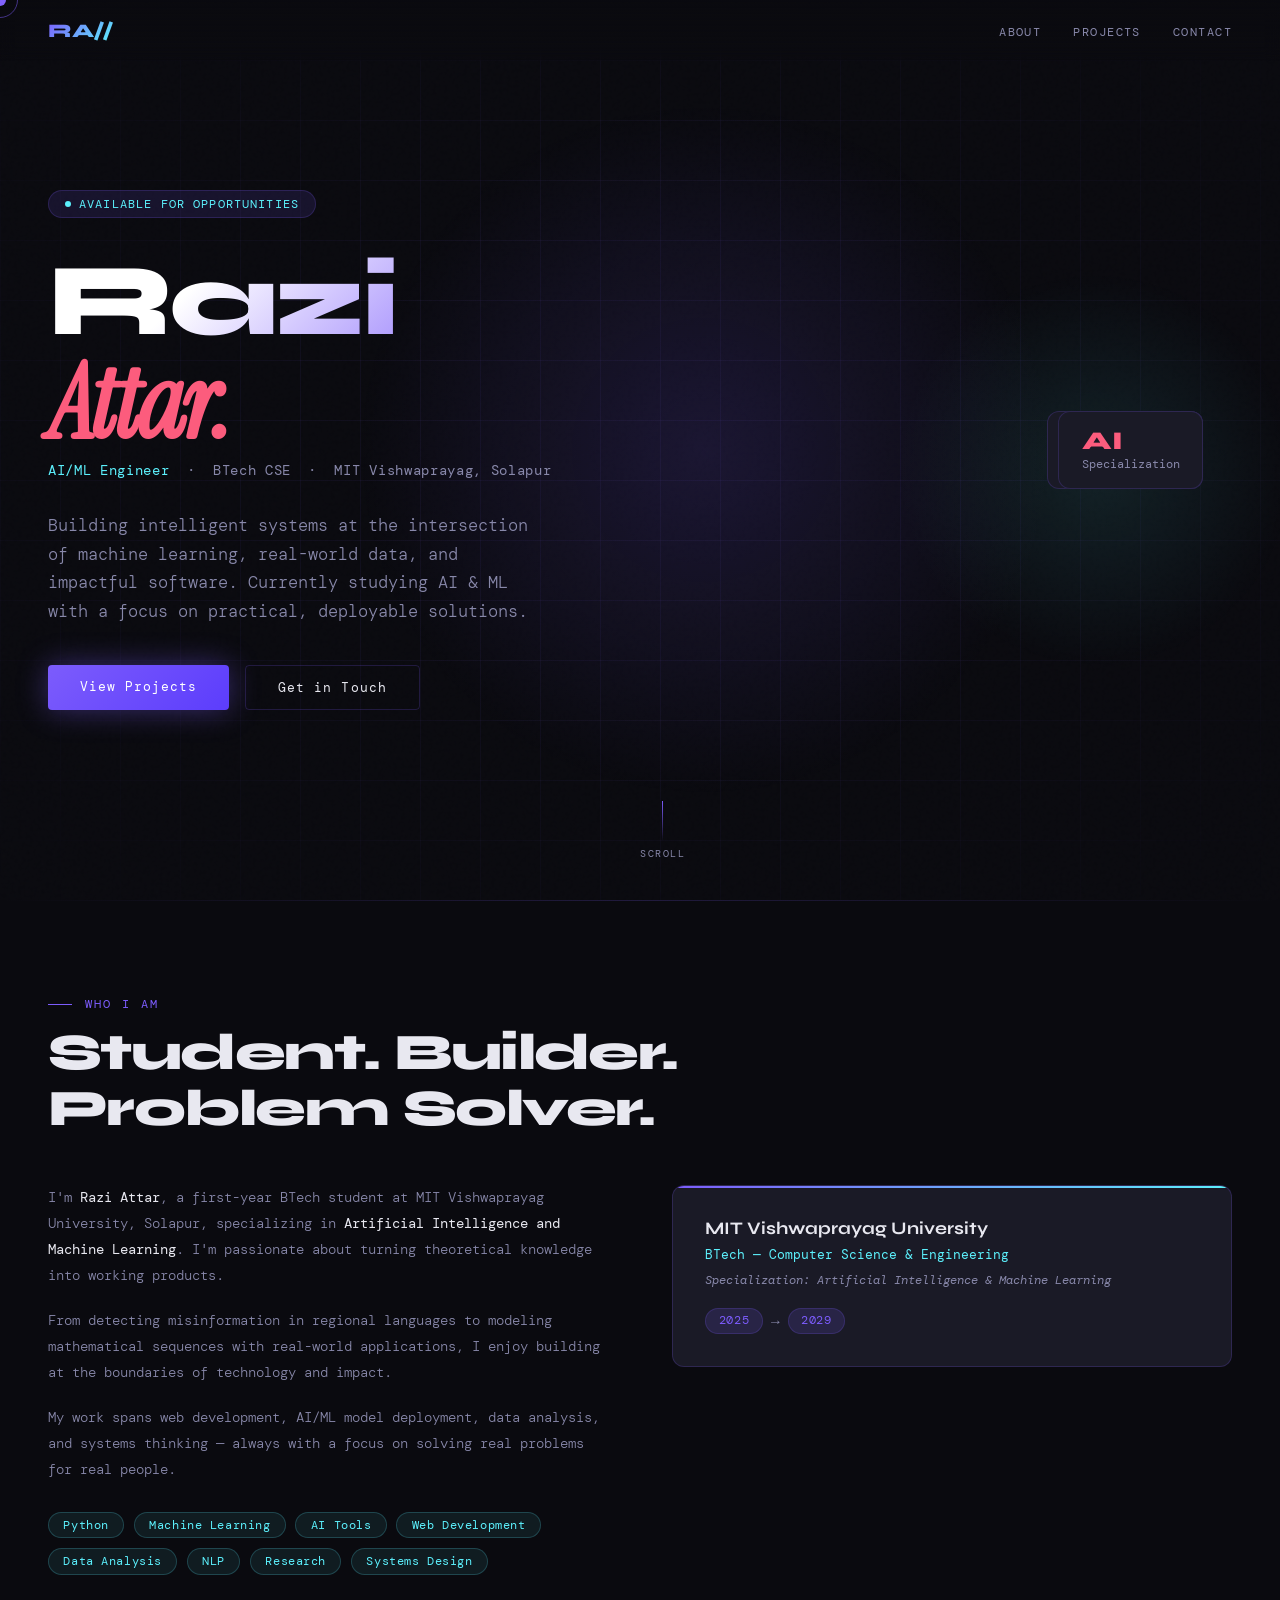
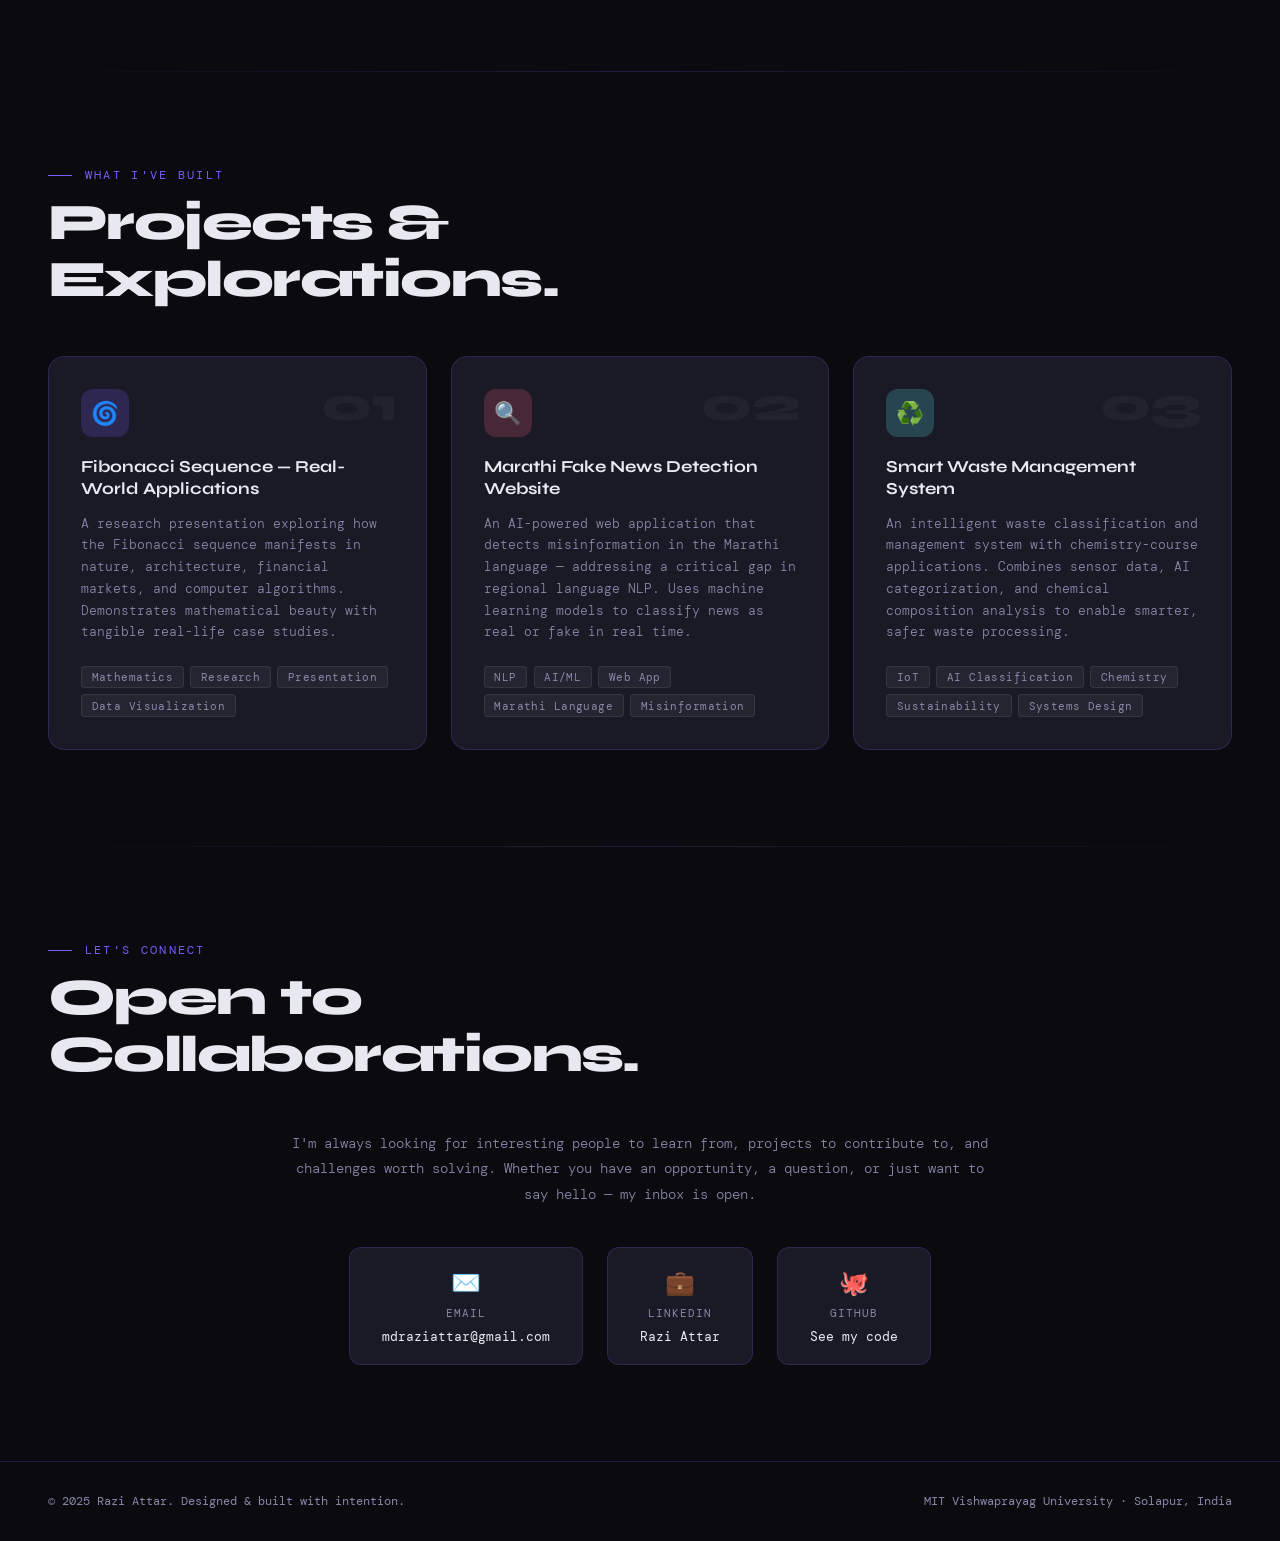
<file: razi_attar_portfolio (1).html>
<!DOCTYPE html>
<html lang="en">
<head>
<meta charset="UTF-8">
<meta name="viewport" content="width=device-width, initial-scale=1.0">
<title>Razi Attar — AI/ML Engineer</title>
<link href="https://fonts.googleapis.com/css2?family=Syne:wght@400;600;700;800&family=DM+Mono:ital,wght@0,300;0,400;1,300&family=Instrument+Serif:ital@0;1&display=swap" rel="stylesheet">
<style>
  :root {
    --bg: #0a0a0f;
    --surface: #12121a;
    --card: #1a1a26;
    --accent: #7c5cfc;
    --accent2: #fc5c7d;
    --accent3: #5cf0fc;
    --text: #e8e8f0;
    --muted: #8888aa;
    --border: rgba(124,92,252,0.2);
  }

  *, *::before, *::after { box-sizing: border-box; margin: 0; padding: 0; }

  html { scroll-behavior: smooth; }

  body {
    background: var(--bg);
    color: var(--text);
    font-family: 'DM Mono', monospace;
    overflow-x: hidden;
    cursor: none;
  }

  /* Custom cursor */
  .cursor {
    position: fixed;
    width: 12px; height: 12px;
    background: var(--accent);
    border-radius: 50%;
    pointer-events: none;
    z-index: 9999;
    transform: translate(-50%, -50%);
    transition: transform 0.1s, width 0.2s, height 0.2s, background 0.2s;
    mix-blend-mode: screen;
  }
  .cursor-ring {
    position: fixed;
    width: 36px; height: 36px;
    border: 1.5px solid rgba(124,92,252,0.5);
    border-radius: 50%;
    pointer-events: none;
    z-index: 9998;
    transform: translate(-50%, -50%);
    transition: transform 0.15s ease-out, width 0.3s, height 0.3s;
  }

  /* Noise texture overlay */
  body::before {
    content: '';
    position: fixed;
    inset: 0;
    background-image: url("data:image/svg+xml,%3Csvg viewBox='0 0 256 256' xmlns='http://www.w3.org/2000/svg'%3E%3Cfilter id='noise'%3E%3CfeTurbulence type='fractalNoise' baseFrequency='0.9' numOctaves='4' stitchTiles='stitch'/%3E%3C/filter%3E%3Crect width='100%25' height='100%25' filter='url(%23noise)' opacity='0.04'/%3E%3C/svg%3E");
    pointer-events: none;
    z-index: 0;
    opacity: 0.4;
  }

  /* NAV */
  nav {
    position: fixed;
    top: 0; left: 0; right: 0;
    padding: 1.2rem 3rem;
    display: flex;
    justify-content: space-between;
    align-items: center;
    z-index: 100;
    background: linear-gradient(to bottom, rgba(10,10,15,0.95), transparent);
    backdrop-filter: blur(8px);
  }
  .nav-logo {
    font-family: 'Syne', sans-serif;
    font-weight: 800;
    font-size: 1.2rem;
    letter-spacing: -0.02em;
    background: linear-gradient(135deg, var(--accent), var(--accent3));
    -webkit-background-clip: text;
    -webkit-text-fill-color: transparent;
  }
  .nav-links {
    display: flex;
    gap: 2rem;
    list-style: none;
  }
  .nav-links a {
    color: var(--muted);
    text-decoration: none;
    font-size: 0.75rem;
    letter-spacing: 0.12em;
    text-transform: uppercase;
    transition: color 0.3s;
  }
  .nav-links a:hover { color: var(--accent3); }

  /* HERO */
  .hero {
    min-height: 100vh;
    display: flex;
    align-items: center;
    padding: 0 3rem;
    position: relative;
    overflow: hidden;
  }

  .hero-grid-bg {
    position: absolute;
    inset: 0;
    background-image:
      linear-gradient(rgba(124,92,252,0.06) 1px, transparent 1px),
      linear-gradient(90deg, rgba(124,92,252,0.06) 1px, transparent 1px);
    background-size: 60px 60px;
    mask-image: radial-gradient(ellipse 70% 70% at 50% 50%, black 40%, transparent 100%);
  }

  .hero-glow {
    position: absolute;
    width: 700px; height: 700px;
    background: radial-gradient(circle, rgba(124,92,252,0.15) 0%, transparent 70%);
    top: 50%; left: 55%;
    transform: translate(-50%, -50%);
    pointer-events: none;
    animation: pulse-glow 4s ease-in-out infinite;
  }
  .hero-glow2 {
    position: absolute;
    width: 400px; height: 400px;
    background: radial-gradient(circle, rgba(92,240,252,0.1) 0%, transparent 70%);
    top: 30%; left: 70%;
    pointer-events: none;
    animation: pulse-glow 6s ease-in-out infinite reverse;
  }

  @keyframes pulse-glow {
    0%, 100% { transform: translate(-50%, -50%) scale(1); opacity: 0.8; }
    50% { transform: translate(-50%, -50%) scale(1.1); opacity: 1; }
  }

  .hero-content {
    position: relative;
    z-index: 1;
    max-width: 780px;
  }

  .hero-tag {
    display: inline-flex;
    align-items: center;
    gap: 0.5rem;
    background: rgba(124,92,252,0.12);
    border: 1px solid var(--border);
    padding: 0.35rem 1rem;
    border-radius: 100px;
    font-size: 0.72rem;
    letter-spacing: 0.1em;
    text-transform: uppercase;
    color: var(--accent3);
    margin-bottom: 2rem;
    animation: fadeInUp 0.8s ease forwards;
    opacity: 0;
  }
  .hero-tag::before {
    content: '';
    width: 6px; height: 6px;
    background: var(--accent3);
    border-radius: 50%;
    animation: blink 2s infinite;
  }
  @keyframes blink { 0%,100%{opacity:1} 50%{opacity:0.2} }

  .hero-name {
    font-family: 'Syne', sans-serif;
    font-weight: 800;
    font-size: clamp(3.5rem, 8vw, 7rem);
    line-height: 1;
    letter-spacing: -0.04em;
    margin-bottom: 0.4rem;
    animation: fadeInUp 0.8s 0.1s ease forwards;
    opacity: 0;
  }
  .hero-name span {
    display: block;
    background: linear-gradient(135deg, #fff 30%, var(--accent) 100%);
    -webkit-background-clip: text;
    -webkit-text-fill-color: transparent;
  }
  .hero-name em {
    font-style: normal;
    color: var(--accent2);
    -webkit-text-fill-color: var(--accent2);
    font-family: 'Instrument Serif', serif;
    font-style: italic;
  }

  .hero-subtitle {
    font-family: 'DM Mono', monospace;
    font-size: 0.85rem;
    color: var(--muted);
    letter-spacing: 0.05em;
    margin-bottom: 2rem;
    animation: fadeInUp 0.8s 0.2s ease forwards;
    opacity: 0;
  }
  .hero-subtitle span { color: var(--accent3); }

  .hero-desc {
    font-size: 1.05rem;
    color: var(--muted);
    line-height: 1.7;
    max-width: 500px;
    margin-bottom: 2.5rem;
    font-family: 'DM Mono', monospace;
    font-weight: 300;
    animation: fadeInUp 0.8s 0.3s ease forwards;
    opacity: 0;
  }

  .hero-cta {
    display: flex;
    gap: 1rem;
    animation: fadeInUp 0.8s 0.4s ease forwards;
    opacity: 0;
  }
  .btn-primary {
    background: linear-gradient(135deg, var(--accent), #5c3dfc);
    color: #fff;
    padding: 0.8rem 2rem;
    border: none;
    border-radius: 4px;
    font-family: 'DM Mono', monospace;
    font-size: 0.8rem;
    letter-spacing: 0.08em;
    cursor: none;
    text-decoration: none;
    transition: transform 0.2s, box-shadow 0.2s;
    display: inline-block;
    box-shadow: 0 0 30px rgba(124,92,252,0.4);
  }
  .btn-primary:hover {
    transform: translateY(-2px);
    box-shadow: 0 0 50px rgba(124,92,252,0.6);
  }
  .btn-outline {
    background: transparent;
    color: var(--text);
    padding: 0.8rem 2rem;
    border: 1px solid var(--border);
    border-radius: 4px;
    font-family: 'DM Mono', monospace;
    font-size: 0.8rem;
    letter-spacing: 0.08em;
    cursor: none;
    text-decoration: none;
    transition: border-color 0.2s, color 0.2s;
  }
  .btn-outline:hover { border-color: var(--accent3); color: var(--accent3); }

  /* Floating data badges */
  .float-badge {
    position: absolute;
    right: 6%;
    background: var(--card);
    border: 1px solid var(--border);
    border-radius: 12px;
    padding: 1rem 1.4rem;
    font-size: 0.72rem;
    color: var(--muted);
    backdrop-filter: blur(10px);
    animation: float 4s ease-in-out infinite;
  }
  .float-badge:nth-child(1) { top: 22%; animation-delay: 0s; }
  .float-badge:nth-child(2) { top: 48%; animation-delay: 1.5s; }
  .float-badge:nth-child(3) { top: 72%; animation-delay: 3s; }
  .float-badge .badge-val {
    display: block;
    font-family: 'Syne', sans-serif;
    font-size: 1.6rem;
    font-weight: 800;
    color: var(--text);
    line-height: 1;
    margin-bottom: 0.2rem;
  }
  .float-badge .badge-val.accent { color: var(--accent); }
  .float-badge .badge-val.accent3 { color: var(--accent3); }
  .float-badge .badge-val.accent2 { color: var(--accent2); }
  @keyframes float {
    0%,100% { transform: translateY(0px); }
    50% { transform: translateY(-10px); }
  }

  @keyframes fadeInUp {
    from { opacity: 0; transform: translateY(24px); }
    to { opacity: 1; transform: translateY(0); }
  }

  /* SECTIONS */
  section {
    padding: 6rem 3rem;
    position: relative;
    z-index: 1;
  }

  .section-label {
    font-size: 0.72rem;
    letter-spacing: 0.2em;
    text-transform: uppercase;
    color: var(--accent);
    margin-bottom: 0.8rem;
    display: flex;
    align-items: center;
    gap: 0.8rem;
  }
  .section-label::before {
    content: '';
    width: 24px; height: 1px;
    background: var(--accent);
  }

  .section-title {
    font-family: 'Syne', sans-serif;
    font-size: clamp(2rem, 4vw, 3.2rem);
    font-weight: 800;
    letter-spacing: -0.03em;
    line-height: 1.1;
    margin-bottom: 1rem;
  }

  /* ABOUT */
  .about-grid {
    display: grid;
    grid-template-columns: 1fr 1fr;
    gap: 4rem;
    align-items: start;
    margin-top: 3rem;
  }

  .about-text p {
    color: var(--muted);
    line-height: 1.8;
    font-size: 0.9rem;
    font-weight: 300;
    margin-bottom: 1.2rem;
  }
  .about-text p strong { color: var(--text); font-weight: 400; }

  .edu-card {
    background: var(--card);
    border: 1px solid var(--border);
    border-radius: 12px;
    padding: 2rem;
    position: relative;
    overflow: hidden;
  }
  .edu-card::before {
    content: '';
    position: absolute;
    top: 0; left: 0; right: 0;
    height: 2px;
    background: linear-gradient(90deg, var(--accent), var(--accent3));
  }
  .edu-card .university {
    font-family: 'Syne', sans-serif;
    font-weight: 700;
    font-size: 1.1rem;
    margin-bottom: 0.4rem;
  }
  .edu-card .degree {
    font-size: 0.82rem;
    color: var(--accent3);
    margin-bottom: 0.6rem;
  }
  .edu-card .specialization {
    font-size: 0.78rem;
    color: var(--muted);
    margin-bottom: 1.2rem;
    font-style: italic;
  }
  .edu-timeline {
    display: flex;
    gap: 0.5rem;
    align-items: center;
  }
  .year-pill {
    background: rgba(124,92,252,0.15);
    border: 1px solid var(--border);
    padding: 0.3rem 0.8rem;
    border-radius: 100px;
    font-size: 0.72rem;
    color: var(--accent);
    letter-spacing: 0.05em;
  }
  .year-arrow { color: var(--muted); font-size: 0.9rem; }

  .skills-grid {
    display: flex;
    flex-wrap: wrap;
    gap: 0.6rem;
    margin-top: 1.8rem;
  }
  .skill-tag {
    background: rgba(92,240,252,0.08);
    border: 1px solid rgba(92,240,252,0.2);
    color: var(--accent3);
    padding: 0.3rem 0.9rem;
    border-radius: 100px;
    font-size: 0.72rem;
    letter-spacing: 0.05em;
  }

  /* PROJECTS */
  .projects-grid {
    display: grid;
    grid-template-columns: repeat(3, 1fr);
    gap: 1.5rem;
    margin-top: 3rem;
  }

  .project-card {
    background: var(--card);
    border: 1px solid var(--border);
    border-radius: 16px;
    padding: 2rem;
    position: relative;
    overflow: hidden;
    transition: transform 0.3s, border-color 0.3s, box-shadow 0.3s;
    cursor: none;
  }
  .project-card:hover {
    transform: translateY(-6px);
    border-color: var(--accent);
    box-shadow: 0 20px 60px rgba(124,92,252,0.2);
  }
  .project-card::after {
    content: '';
    position: absolute;
    inset: 0;
    background: linear-gradient(135deg, rgba(124,92,252,0.05), transparent);
    opacity: 0;
    transition: opacity 0.3s;
  }
  .project-card:hover::after { opacity: 1; }

  .project-icon {
    width: 48px; height: 48px;
    border-radius: 12px;
    display: flex;
    align-items: center;
    justify-content: center;
    font-size: 1.4rem;
    margin-bottom: 1.2rem;
  }
  .icon-purple { background: rgba(124,92,252,0.2); }
  .icon-pink { background: rgba(252,92,125,0.2); }
  .icon-cyan { background: rgba(92,240,252,0.2); }

  .project-title {
    font-family: 'Syne', sans-serif;
    font-weight: 700;
    font-size: 1.05rem;
    margin-bottom: 0.8rem;
    line-height: 1.3;
  }
  .project-desc {
    font-size: 0.8rem;
    color: var(--muted);
    line-height: 1.7;
    font-weight: 300;
    margin-bottom: 1.4rem;
  }
  .project-tags {
    display: flex;
    flex-wrap: wrap;
    gap: 0.4rem;
  }
  .ptag {
    background: rgba(255,255,255,0.05);
    border: 1px solid rgba(255,255,255,0.08);
    padding: 0.2rem 0.6rem;
    border-radius: 4px;
    font-size: 0.67rem;
    color: var(--muted);
    letter-spacing: 0.04em;
  }

  .project-num {
    position: absolute;
    top: 1.5rem; right: 1.8rem;
    font-family: 'Syne', sans-serif;
    font-size: 3rem;
    font-weight: 800;
    color: rgba(255,255,255,0.04);
    line-height: 1;
    pointer-events: none;
  }

  /* CONTACT */
  .contact-inner {
    max-width: 700px;
    margin: 3rem auto 0;
    text-align: center;
  }
  .contact-inner p {
    color: var(--muted);
    font-size: 0.88rem;
    line-height: 1.8;
    font-weight: 300;
    margin-bottom: 2.5rem;
  }
  .contact-links {
    display: flex;
    justify-content: center;
    gap: 1.5rem;
    flex-wrap: wrap;
  }
  .contact-item {
    display: flex;
    flex-direction: column;
    align-items: center;
    gap: 0.5rem;
    background: var(--card);
    border: 1px solid var(--border);
    padding: 1.2rem 2rem;
    border-radius: 12px;
    text-decoration: none;
    color: var(--text);
    transition: border-color 0.3s, transform 0.3s;
    min-width: 140px;
  }
  .contact-item:hover { border-color: var(--accent); transform: translateY(-4px); }
  .contact-item span { font-size: 1.5rem; }
  .contact-item small { font-size: 0.7rem; color: var(--muted); letter-spacing: 0.08em; text-transform: uppercase; }
  .contact-item strong { font-size: 0.82rem; font-weight: 400; }

  /* FOOTER */
  footer {
    border-top: 1px solid var(--border);
    padding: 2rem 3rem;
    display: flex;
    justify-content: space-between;
    align-items: center;
    color: var(--muted);
    font-size: 0.72rem;
  }

  /* DIVIDER */
  .divider {
    width: 100%;
    height: 1px;
    background: linear-gradient(90deg, transparent, var(--border), transparent);
  }

  /* SCROLL INDICATOR */
  .scroll-indicator {
    position: absolute;
    bottom: 2.5rem;
    left: 50%;
    transform: translateX(-50%);
    display: flex;
    flex-direction: column;
    align-items: center;
    gap: 0.4rem;
    color: var(--muted);
    font-size: 0.65rem;
    letter-spacing: 0.15em;
    text-transform: uppercase;
    animation: fadeInUp 1s 0.8s forwards;
    opacity: 0;
  }
  .scroll-line {
    width: 1px; height: 40px;
    background: linear-gradient(to bottom, var(--accent), transparent);
    animation: scroll-pulse 2s infinite;
  }
  @keyframes scroll-pulse {
    0%,100% { transform: scaleY(1); opacity: 0.6; }
    50% { transform: scaleY(1.4); opacity: 1; }
  }

  /* Responsive */
  @media (max-width: 900px) {
    nav { padding: 1rem 1.5rem; }
    .hero { padding: 6rem 1.5rem 3rem; }
    section { padding: 4rem 1.5rem; }
    .about-grid { grid-template-columns: 1fr; gap: 2rem; }
    .projects-grid { grid-template-columns: 1fr; }
    .float-badge { display: none; }
    footer { flex-direction: column; gap: 1rem; text-align: center; }
  }
</style>
</head>
<body>

<div class="cursor" id="cursor"></div>
<div class="cursor-ring" id="cursorRing"></div>

<!-- NAV -->
<nav>
  <div class="nav-logo">RA//</div>
  <ul class="nav-links">
    <li><a href="#about">About</a></li>
    <li><a href="#projects">Projects</a></li>
    <li><a href="#contact">Contact</a></li>
  </ul>
</nav>

<!-- HERO -->
<section class="hero" id="home">
  <div class="hero-grid-bg"></div>
  <div class="hero-glow"></div>
  <div class="hero-glow2"></div>

  <div class="hero-content">
    <div class="hero-tag">Available for Opportunities</div>
    <h1 class="hero-name">
      <span>Razi</span>
      <em>Attar.</em>
    </h1>
    <p class="hero-subtitle">
      <span>AI/ML Engineer</span> &nbsp;·&nbsp; BTech CSE &nbsp;·&nbsp; MIT Vishwaprayag, Solapur
    </p>
    <p class="hero-desc">
      Building intelligent systems at the intersection of machine learning, real-world data, and impactful software. Currently studying AI & ML with a focus on practical, deployable solutions.
    </p>
    <div class="hero-cta">
      <a href="#projects" class="btn-primary">View Projects</a>
      <a href="#contact" class="btn-outline">Get in Touch</a>
    </div>
  </div>

  <!-- Floating badges -->
  <div class="float-badge">
    <span class="badge-val accent">3</span>
    Projects
  </div>
  <div class="float-badge">
    <span class="badge-val accent3">2029</span>
    Graduating
  </div>
  <div class="float-badge">
    <span class="badge-val accent2">AI</span>
    Specialization
  </div>

  <div class="scroll-indicator">
    <div class="scroll-line"></div>
    Scroll
  </div>
</section>

<div class="divider"></div>

<!-- ABOUT -->
<section id="about">
  <div class="section-label">Who I Am</div>
  <h2 class="section-title">Student. Builder.<br>Problem Solver.</h2>

  <div class="about-grid">
    <div class="about-text">
      <p>
        I'm <strong>Razi Attar</strong>, a first-year BTech student at MIT Vishwaprayag University, Solapur, specializing in <strong>Artificial Intelligence and Machine Learning</strong>. I'm passionate about turning theoretical knowledge into working products.
      </p>
      <p>
        From detecting misinformation in regional languages to modeling mathematical sequences with real-world applications, I enjoy building at the boundaries of technology and impact.
      </p>
      <p>
        My work spans web development, AI/ML model deployment, data analysis, and systems thinking — always with a focus on solving real problems for real people.
      </p>
      <div class="skills-grid">
        <span class="skill-tag">Python</span>
        <span class="skill-tag">Machine Learning</span>
        <span class="skill-tag">AI Tools</span>
        <span class="skill-tag">Web Development</span>
        <span class="skill-tag">Data Analysis</span>
        <span class="skill-tag">NLP</span>
        <span class="skill-tag">Research</span>
        <span class="skill-tag">Systems Design</span>
      </div>
    </div>

    <div>
      <div class="edu-card">
        <div class="university">MIT Vishwaprayag University</div>
        <div class="degree">BTech — Computer Science & Engineering</div>
        <div class="specialization">Specialization: Artificial Intelligence & Machine Learning</div>
        <div class="edu-timeline">
          <span class="year-pill">2025</span>
          <span class="year-arrow">→</span>
          <span class="year-pill">2029</span>
        </div>
      </div>
    </div>
  </div>
</section>

<div class="divider"></div>

<!-- PROJECTS -->
<section id="projects">
  <div class="section-label">What I've Built</div>
  <h2 class="section-title">Projects &<br>Explorations.</h2>

  <div class="projects-grid">

    <!-- Project 1 -->
    <div class="project-card">
      <div class="project-num">01</div>
      <div class="project-icon icon-purple">🌀</div>
      <h3 class="project-title">Fibonacci Sequence — Real-World Applications</h3>
      <p class="project-desc">
        A research presentation exploring how the Fibonacci sequence manifests in nature, architecture, financial markets, and computer algorithms. Demonstrates mathematical beauty with tangible real-life case studies.
      </p>
      <div class="project-tags">
        <span class="ptag">Mathematics</span>
        <span class="ptag">Research</span>
        <span class="ptag">Presentation</span>
        <span class="ptag">Data Visualization</span>
      </div>
    </div>

    <!-- Project 2 -->
    <div class="project-card">
      <div class="project-num">02</div>
      <div class="project-icon icon-pink">🔍</div>
      <h3 class="project-title">Marathi Fake News Detection Website</h3>
      <p class="project-desc">
        An AI-powered web application that detects misinformation in the Marathi language — addressing a critical gap in regional language NLP. Uses machine learning models to classify news as real or fake in real time.
      </p>
      <div class="project-tags">
        <span class="ptag">NLP</span>
        <span class="ptag">AI/ML</span>
        <span class="ptag">Web App</span>
        <span class="ptag">Marathi Language</span>
        <span class="ptag">Misinformation</span>
      </div>
    </div>

    <!-- Project 3 -->
    <div class="project-card">
      <div class="project-num">03</div>
      <div class="project-icon icon-cyan">♻️</div>
      <h3 class="project-title">Smart Waste Management System</h3>
      <p class="project-desc">
        An intelligent waste classification and management system with chemistry-course applications. Combines sensor data, AI categorization, and chemical composition analysis to enable smarter, safer waste processing.
      </p>
      <div class="project-tags">
        <span class="ptag">IoT</span>
        <span class="ptag">AI Classification</span>
        <span class="ptag">Chemistry</span>
        <span class="ptag">Sustainability</span>
        <span class="ptag">Systems Design</span>
      </div>
    </div>

  </div>
</section>

<div class="divider"></div>

<!-- CONTACT -->
<section id="contact">
  <div class="section-label">Let's Connect</div>
  <h2 class="section-title">Open to<br>Collaborations.</h2>

  <div class="contact-inner">
    <p>
      I'm always looking for interesting people to learn from, projects to contribute to, and challenges worth solving. Whether you have an opportunity, a question, or just want to say hello — my inbox is open.
    </p>
    <div class="contact-links">
      <a class="contact-item" href="mailto:mdraziattar@gmail.com">
        <span>✉️</span>
        <small>Email</small>
        <strong>mdraziattar@gmail.com</strong>
      </a>
      <a class="contact-item" href="https://www.linkedin.com/in/razi-attar" target="_blank">
        <span>💼</span>
        <small>LinkedIn</small>
        <strong>Razi Attar</strong>
      </a>
      <a class="contact-item" href="#">
        <span>🐙</span>
        <small>GitHub</small>
        <strong>See my code</strong>
      </a>
    </div>
  </div>
</section>

<!-- FOOTER -->
<footer>
  <div>© 2025 Razi Attar. Designed & built with intention.</div>
  <div>MIT Vishwaprayag University · Solapur, India</div>
</footer>

<script>
  // Custom cursor
  const cursor = document.getElementById('cursor');
  const ring = document.getElementById('cursorRing');
  let mouseX = 0, mouseY = 0, ringX = 0, ringY = 0;

  document.addEventListener('mousemove', e => {
    mouseX = e.clientX; mouseY = e.clientY;
    cursor.style.left = mouseX + 'px';
    cursor.style.top = mouseY + 'px';
  });

  function animateRing() {
    ringX += (mouseX - ringX) * 0.12;
    ringY += (mouseY - ringY) * 0.12;
    ring.style.left = ringX + 'px';
    ring.style.top = ringY + 'px';
    requestAnimationFrame(animateRing);
  }
  animateRing();

  // Hover effects on interactive elements
  document.querySelectorAll('a, button, .project-card').forEach(el => {
    el.addEventListener('mouseenter', () => {
      cursor.style.width = '6px';
      cursor.style.height = '6px';
      ring.style.width = '56px';
      ring.style.height = '56px';
      ring.style.borderColor = 'rgba(124,92,252,0.8)';
    });
    el.addEventListener('mouseleave', () => {
      cursor.style.width = '12px';
      cursor.style.height = '12px';
      ring.style.width = '36px';
      ring.style.height = '36px';
      ring.style.borderColor = 'rgba(124,92,252,0.5)';
    });
  });

  // Scroll reveal
  const observer = new IntersectionObserver(entries => {
    entries.forEach(entry => {
      if (entry.isIntersecting) {
        entry.target.style.opacity = '1';
        entry.target.style.transform = 'translateY(0)';
      }
    });
  }, { threshold: 0.15 });

  document.querySelectorAll('.project-card, .edu-card, .about-text').forEach(el => {
    el.style.opacity = '0';
    el.style.transform = 'translateY(30px)';
    el.style.transition = 'opacity 0.6s ease, transform 0.6s ease';
    observer.observe(el);
  });
</script>
</body>
</html>
</file>
